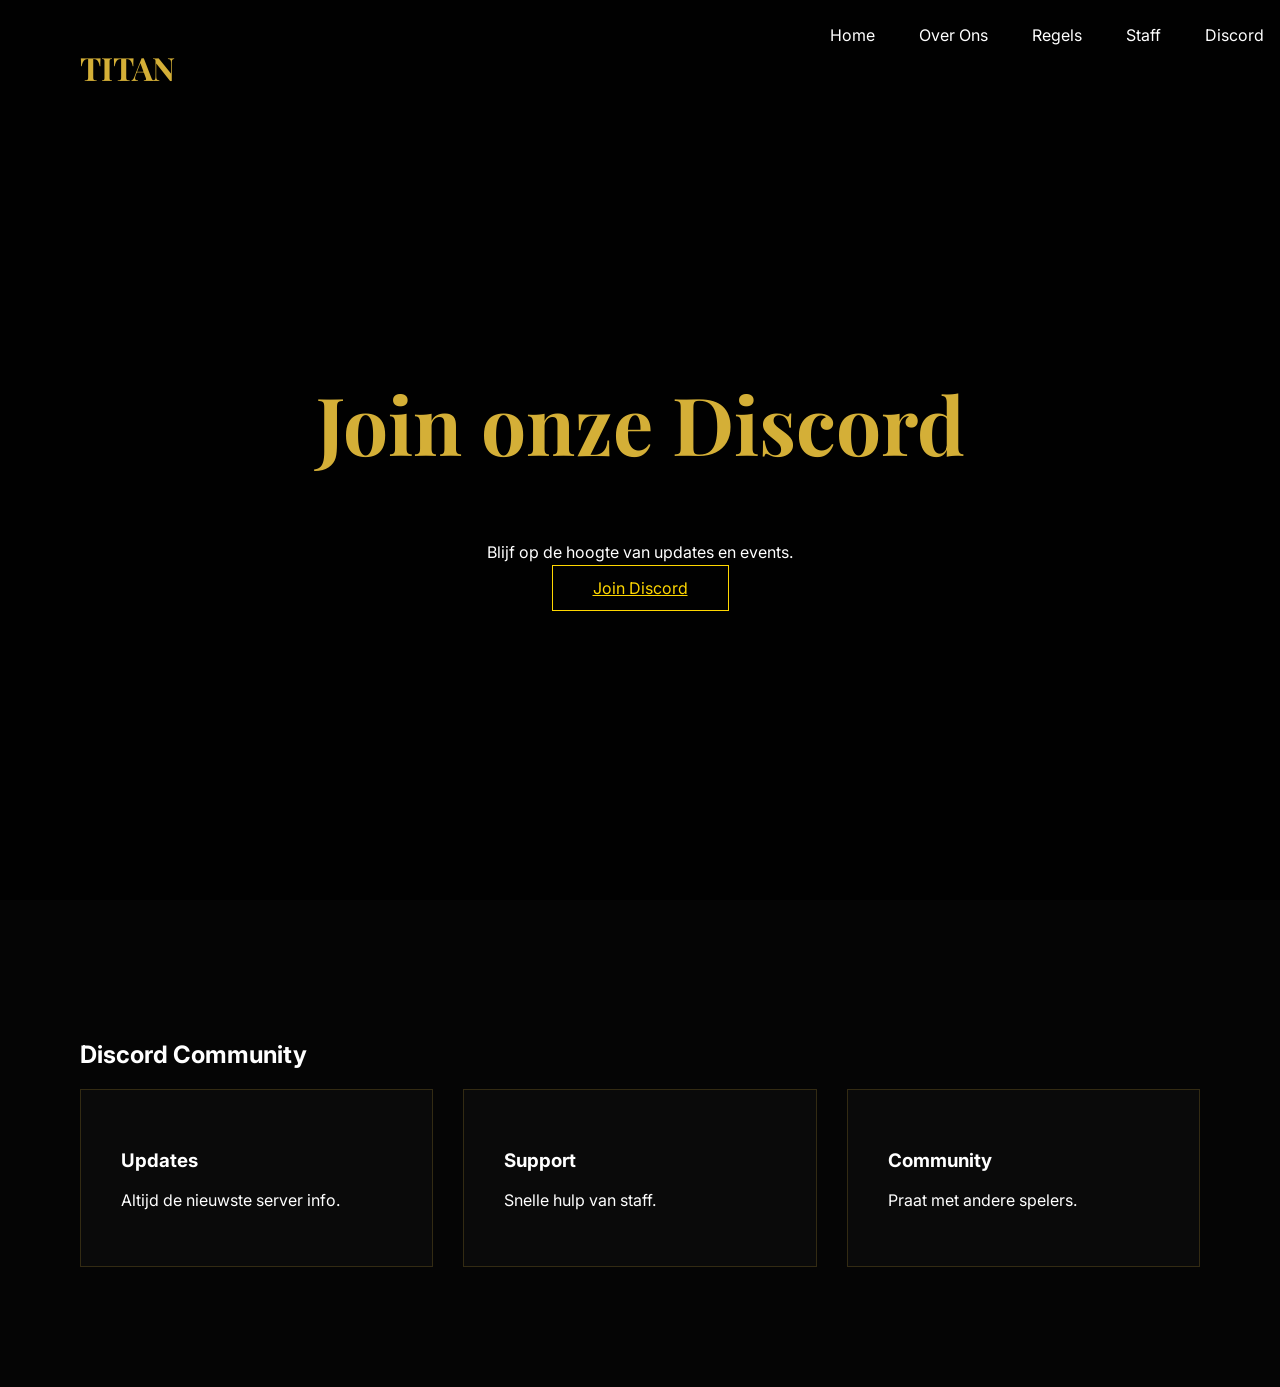
<file: discord/index.html>
<!DOCTYPE html>
<html lang="nl">
<head>
  <meta charset="UTF-8">
  <meta name="viewport" content="width=device-width, initial-scale=1.0">
  <title>Discord - Titan Roleplay</title>

  <link rel="icon" href="/assets/favicon.png">
<link rel="shortcut icon" href="/assets/favicon.png">

  <link rel="stylesheet" href="../css/style.css">
  <link href="https://fonts.googleapis.com/css2?family=Playfair+Display&family=Inter&display=swap" rel="stylesheet">
</head>
<body>

<div class="loader" id="loader">
  <div class="loader-text">TITAN</div>
</div>

<div class="cursor-glow"></div>

<header class="header">
  <h1>TITAN</h1>
  <nav>
    <a href="../">Home</a>
    <a href="../over-ons/">Over Ons</a>
    <a href="../regels/">Regels</a>
    <a href="../staff/">Staff</a>
    <a href="../discord/">Discord</a>
    <a href="#join">Join</a>
  </nav>
</header>

<section class="hero">
  <div class="overlay"></div>

  <div class="hero-content">
    <h2 class="fade-up">Join onze Discord</h2>
    <p class="fade-up">Blijf op de hoogte van updates en events.</p>

    <a href="https://discord.gg/qDcYHpQ28A" target="_blank" class="btn fade-up">
      Join Discord
    </a>
  </div>
</section>

<section class="features">
  <h2 class="section-title fade-up">Discord Community</h2>

  <div class="cards">
    <div class="card fade-up">
      <h3>Updates</h3>
      <p>Altijd de nieuwste server info.</p>
    </div>

    <div class="card fade-up">
      <h3>Support</h3>
      <p>Snelle hulp van staff.</p>
    </div>

    <div class="card fade-up">
      <h3>Community</h3>
      <p>Praat met andere spelers.</p>
    </div>
  </div>
</section>



<script src="../js/script.js"></script>
</body>
</html>
</file>
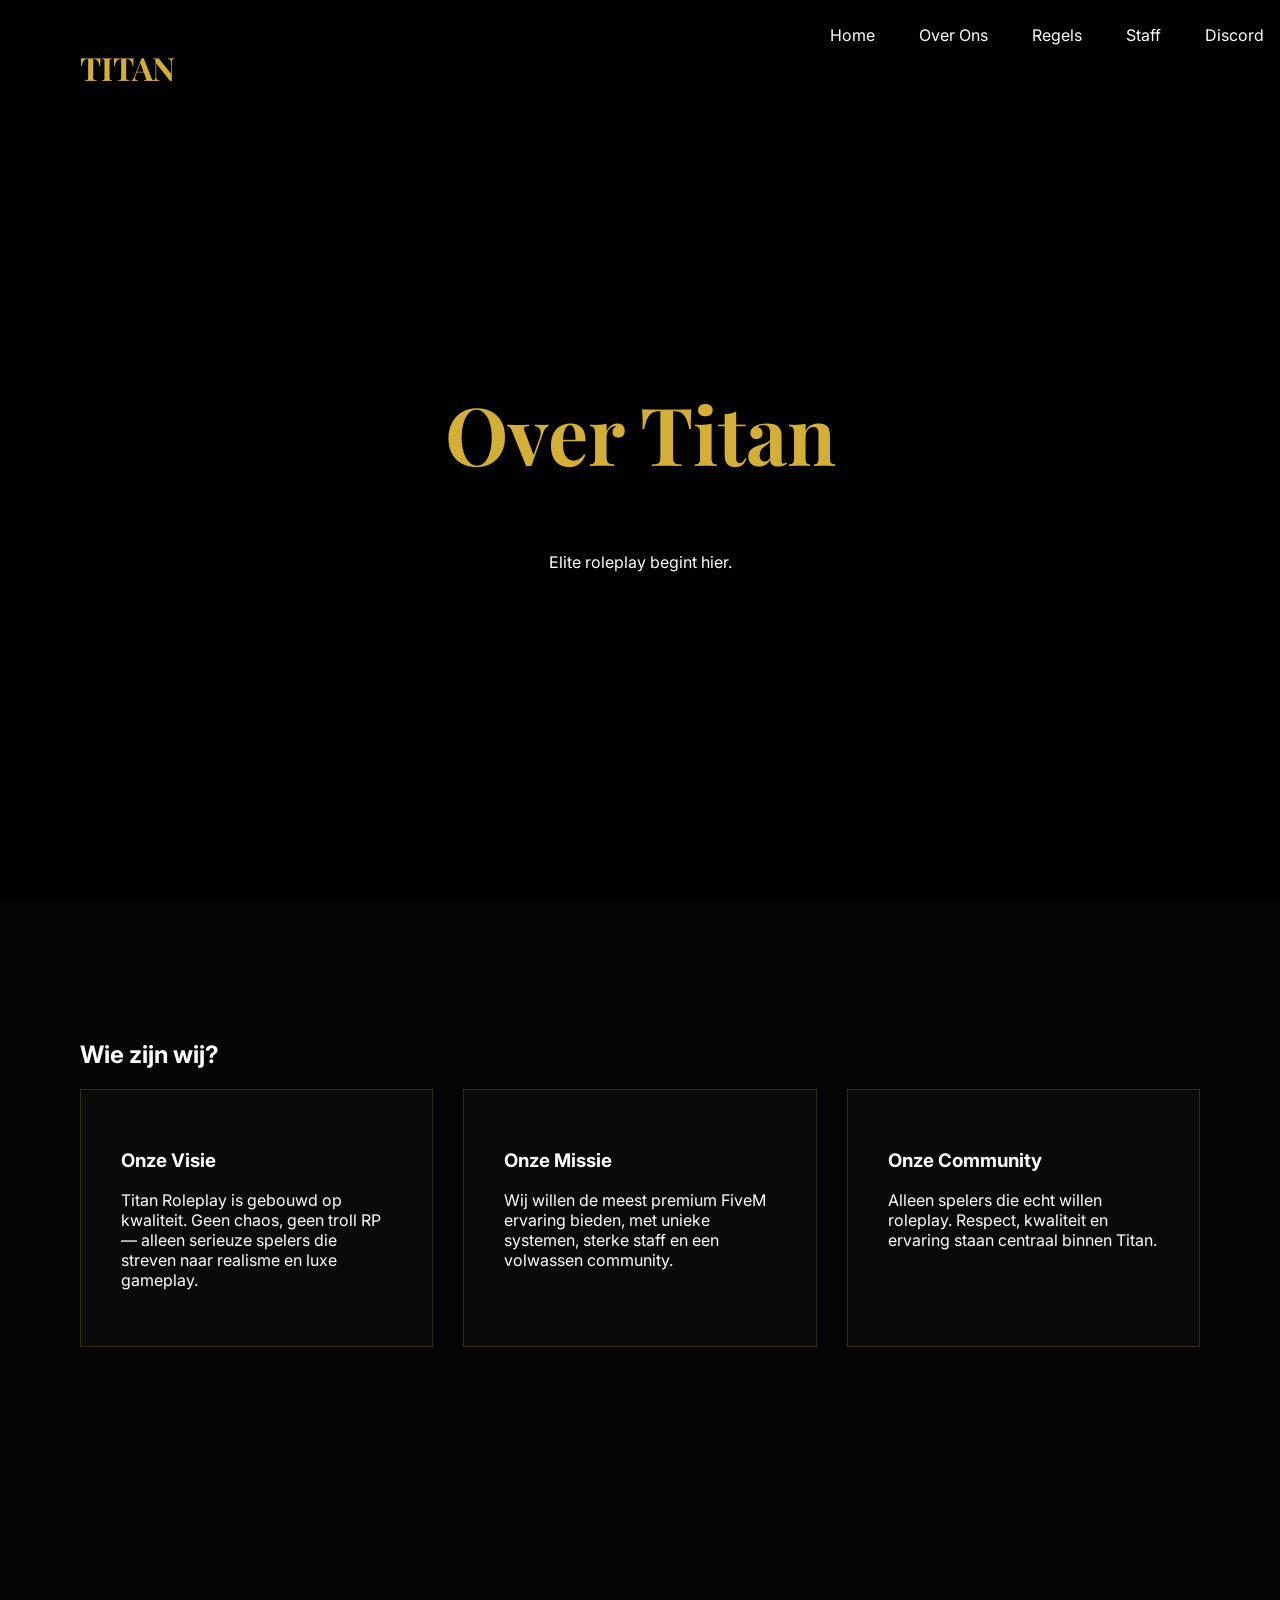
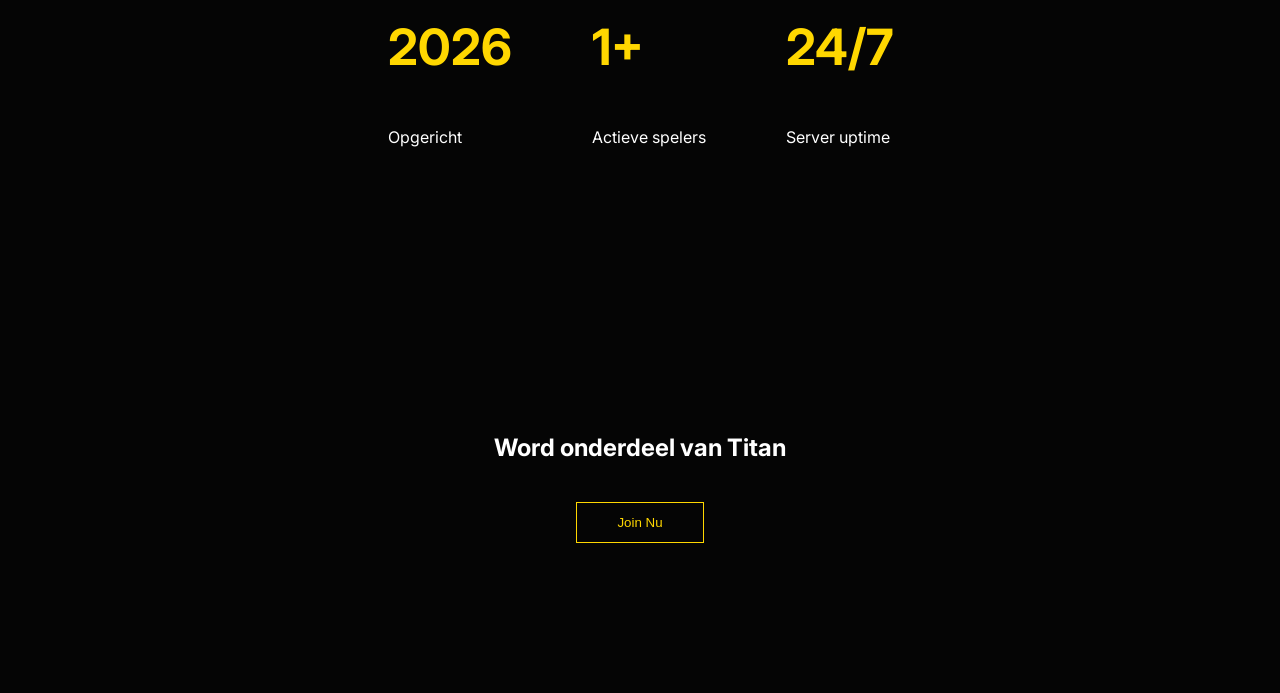
<file: over-ons/index.html>
<!DOCTYPE html>

<html lang="nl">
<head>
  <meta charset="UTF-8">
  <meta name="viewport" content="width=device-width, initial-scale=1.0">
  <title>Over Ons - Titan Roleplay</title>

  <link rel="icon" href="/assets/favicon.png">
<link rel="shortcut icon" href="/assets/favicon.png">

  <link rel="stylesheet" href="../css/style.css">
  <link href="https://fonts.googleapis.com/css2?family=Playfair+Display:wght@400;700&family=Inter:wght@300;400;600&display=swap" rel="stylesheet">
</head>
<body>

<!-- LOADER -->

<div class="loader" id="loader">
  <div class="loader-text">TITAN</div>
</div>

<!-- CURSOR GLOW -->

<div class="cursor-glow"></div>

<!-- HEADER -->

<header class="header">
  <h1>TITAN</h1>
  <nav>
    <a href="../">Home</a>
    <a href="../over-ons/">Over Ons</a>
    <a href="../regels/">Regels</a>
    <a href="../staff/">Staff</a>
    <a href="../discord/">Discord</a>
    <a href="#join">Join</a>
  </nav>
</header>

<!-- HERO -->

<section class="hero">
  <div class="overlay"></div>

  <div class="hero-content">
    <h2 class="fade-up">Over Titan</h2>
    <p class="fade-up">Elite roleplay begint hier.</p>
  </div>
</section>

<!-- CONTENT -->

<section class="features">
  <h2 class="section-title fade-up">Wie zijn wij?</h2>

  <div class="cards">
    <div class="card fade-up">
      <h3>Onze Visie</h3>
      <p>
        Titan Roleplay is gebouwd op kwaliteit. Geen chaos, geen troll RP — alleen serieuze spelers die streven naar realisme en luxe gameplay.
      </p>
    </div>


<div class="card fade-up">
  <h3>Onze Missie</h3>
  <p>
    Wij willen de meest premium FiveM ervaring bieden, met unieke systemen, sterke staff en een volwassen community.
  </p>
</div>

<div class="card fade-up">
  <h3>Onze Community</h3>
  <p>
    Alleen spelers die echt willen roleplay. Respect, kwaliteit en ervaring staan centraal binnen Titan.
  </p>
</div>


  </div>
</section>

<!-- EXTRA SECTION -->

<section class="stats">
  <div class="stat">
    <h3>2026</h3>
    <p>Opgericht</p>
  </div>

  <div class="stat">
    <h3>1+</h3>
    <p>Actieve spelers</p>
  </div>

  <div class="stat">
    <h3>24/7</h3>
    <p>Server uptime</p>
  </div>
</section>

<!-- JOIN -->

<section class="join fade-up">
  <h2>Word onderdeel van Titan</h2>
  <button onclick="joinServer()" class="btn">Join Nu</button>
</section>

<script src="../js/script.js"></script>

</body>
</html>
</file>
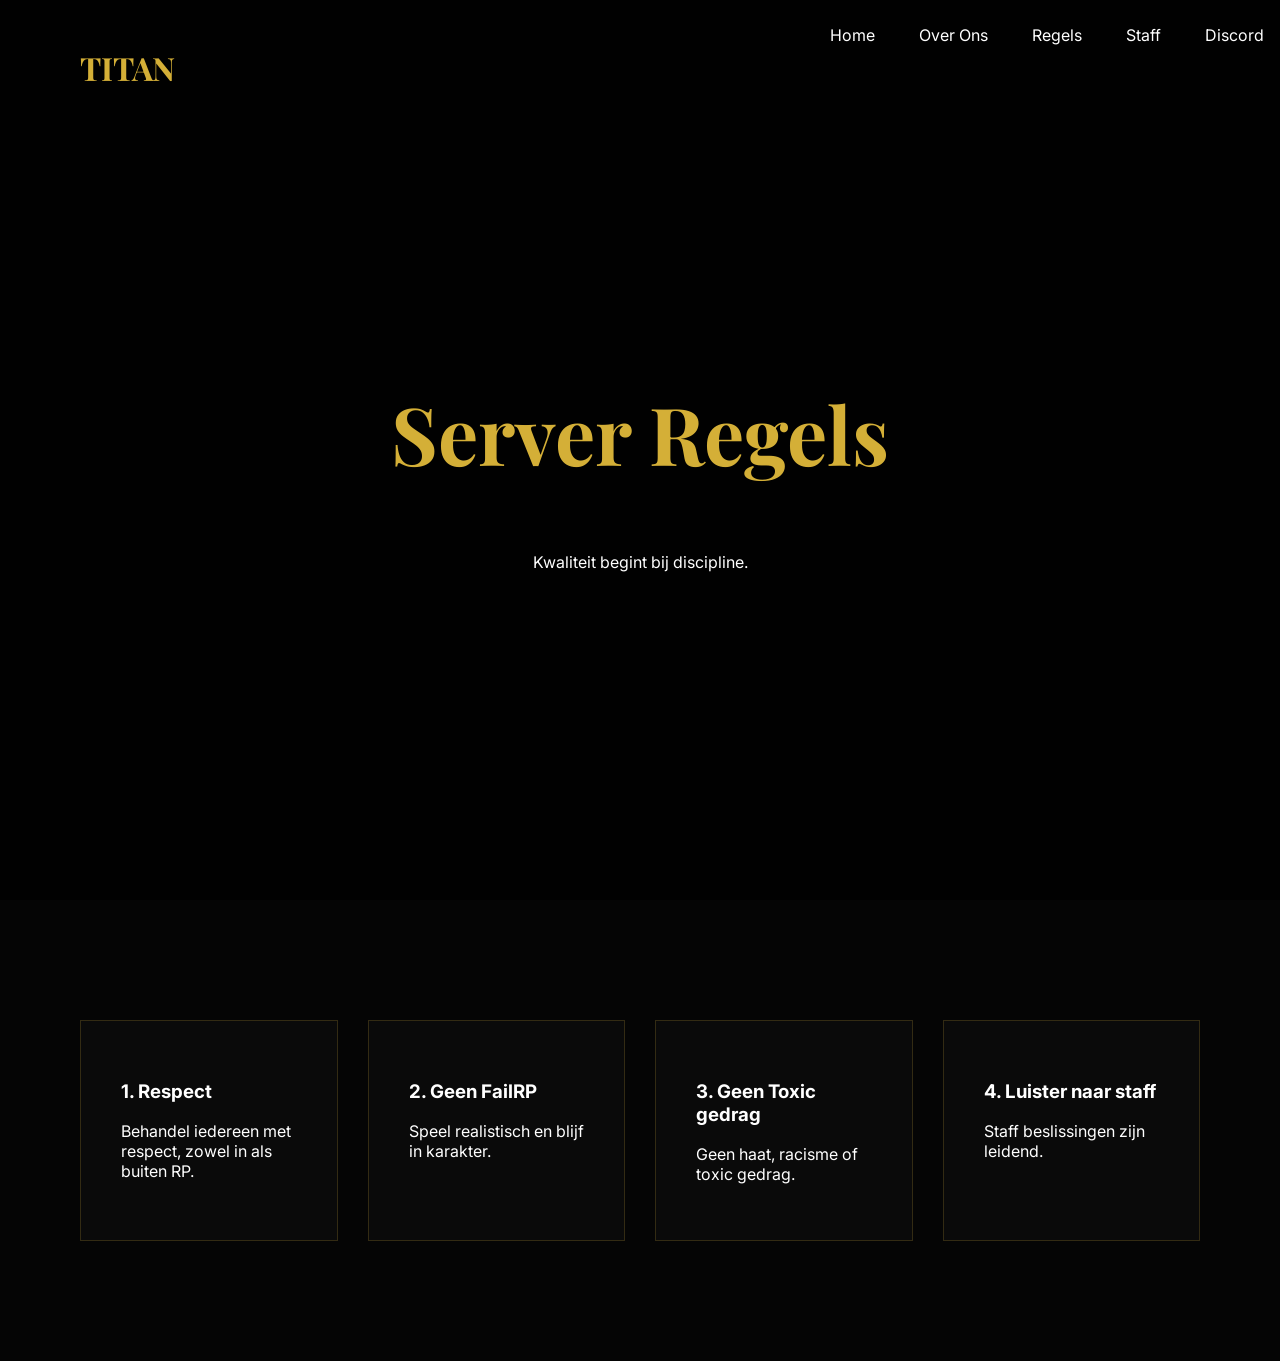
<file: regels/index.html>
<!DOCTYPE html>

<html lang="nl">
<head>
  <meta charset="UTF-8">
  <meta name="viewport" content="width=device-width, initial-scale=1.0">
  <title>Regels - Titan Roleplay</title>

  <link rel="icon" href="/assets/favicon.png">
<link rel="shortcut icon" href="/assets/favicon.png">

  <link rel="stylesheet" href="../css/style.css">
  <link href="https://fonts.googleapis.com/css2?family=Playfair+Display&family=Inter&display=swap" rel="stylesheet">
</head>
<body>

<div class="loader" id="loader"><div class="loader-text">TITAN</div></div>
<div class="cursor-glow"></div>

<header class="header">
  <h1>TITAN</h1>
  <nav>
    <a href="../">Home</a>
    <a href="../over-ons/">Over Ons</a>
    <a href="../regels/">Regels</a>
    <a href="../staff/">Staff</a>
    <a href="../discord/">Discord</a>
    <a href="#join">Join</a>
  </nav>
</header>

<section class="hero">
  <div class="overlay"></div>
  <div class="hero-content">
    <h2 class="fade-up">Server Regels</h2>
    <p class="fade-up">Kwaliteit begint bij discipline.</p>
  </div>
</section>

<section class="features">
  <div class="cards">


<div class="card fade-up">
  <h3>1. Respect</h3>
  <p>Behandel iedereen met respect, zowel in als buiten RP.</p>
</div>

<div class="card fade-up">
  <h3>2. Geen FailRP</h3>
  <p>Speel realistisch en blijf in karakter.</p>
</div>

<div class="card fade-up">
  <h3>3. Geen Toxic gedrag</h3>
  <p>Geen haat, racisme of toxic gedrag.</p>
</div>

<div class="card fade-up">
  <h3>4. Luister naar staff</h3>
  <p>Staff beslissingen zijn leidend.</p>
</div>


  </div>
</section>

<script src="../js/script.js"></script>

</body>
</html>
</file>
<file: css/style.css>
body {
margin: 0;
font-family: 'Inter', sans-serif;
background: #050505;
color: white;
overflow-x: hidden;
}

/* LOADER */
.loader {
position: fixed;
width: 100%;
height: 100%;
background: black;
display: flex;
justify-content: center;
align-items: center;
z-index: 9999;
}

.loader-text {
color: gold;
font-size: 40px;
letter-spacing: 10px;
animation: pulse 2s infinite;
}


/* HEADER */
.header {
display: flex;
justify-content: space-between;
padding: 25px 80px;
position: absolute;
width: 100%;
z-index: 10;
}

.header h1 {
color: #d4af37;
font-family: 'Playfair Display';
}

/* NAV */
nav a {
margin: 0 20px;
color: white;
text-decoration: none;
position: relative;
}

nav a::after {
content: "";
position: absolute;
width: 0;
height: 1px;
background: gold;
bottom: -5px;
left: 0;
transition: 0.3s;
}

nav a:hover::after {
width: 100%;
}

/* HERO */
.hero {
height: 100vh;
position: relative;
display: flex;
align-items: center;
justify-content: center;
}

.bg-video {
position: absolute;
width: 100%;
height: 100%;
object-fit: cover;
}

.overlay {
position: absolute;
width: 100%;
height: 100%;
background: rgba(0,0,0,0.75);
}

.hero-content {
position: relative;
text-align: center;
}

.hero h2 {
font-size: 80px;
color: #d4af37;
font-family: 'Playfair Display';
}

/* BUTTON */
.btn {
margin-top: 20px;
padding: 12px 40px;
border: 1px solid gold;
color: gold;
background: transparent;
cursor: pointer;
transition: 0.3s;
}

.btn:hover {
background: gold;
color: black;
}

/* FEATURES */
.features {
padding: 120px 80px;
}

.cards {
display: flex;
gap: 30px;
}

.card {
flex: 1;
padding: 40px;
background: rgba(255,255,255,0.02);
border: 1px solid rgba(212,175,55,0.2);
transition: 0.3s;
}

.card:hover {
border-color: gold;
transform: translateY(-10px);
}

/* STATS */
.stats {
display: flex;
justify-content: center;
gap: 80px;
padding: 100px;
}

.stat h3 {
font-size: 50px;
color: gold;
}

/* JOIN */
.join {
text-align: center;
padding: 150px;
}

/* ANIMATIONS */
.fade-up {
opacity: 0;
transform: translateY(40px);
transition: all 1s ease;
}

.fade-up.show {
opacity: 1;
transform: translateY(0);
}

.hero {
  background: url('https://images.unsplash.com/photo-1493238792000-8113da705763') center/cover no-repeat;
}
</file>
